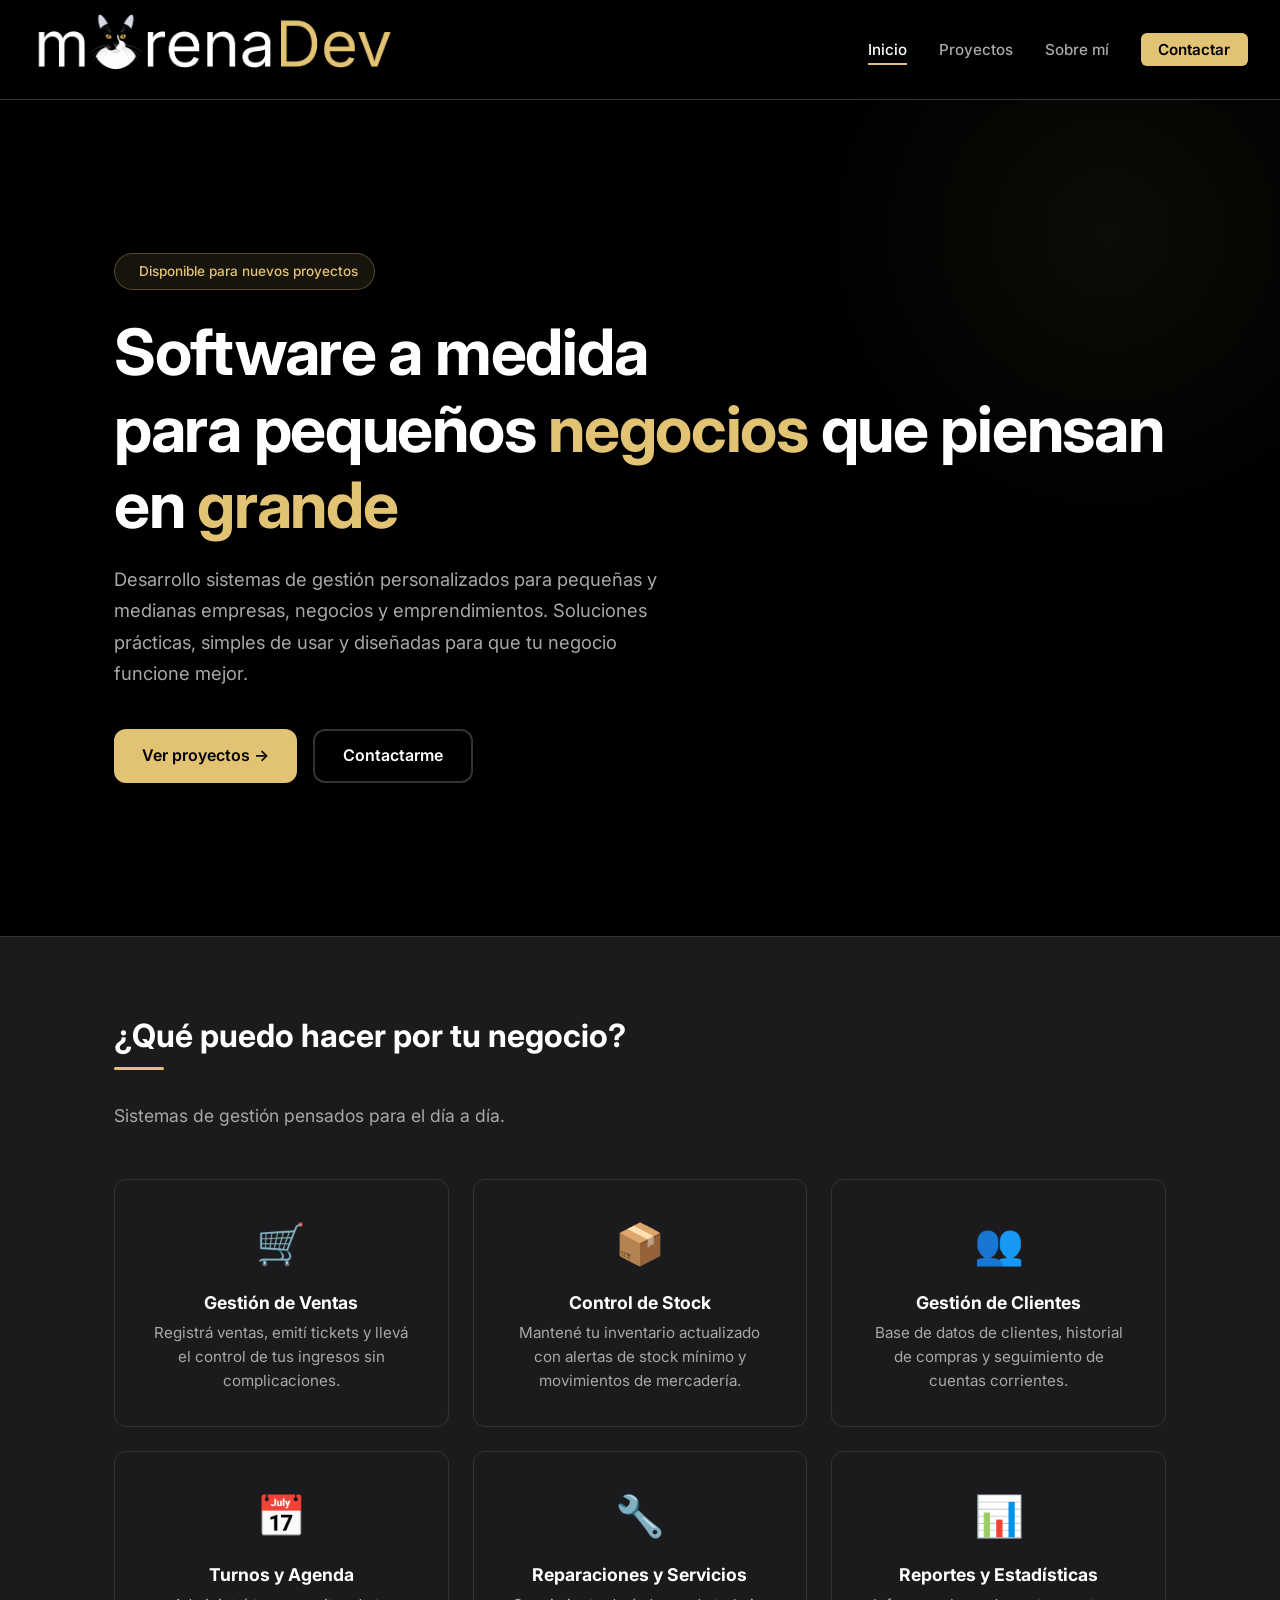
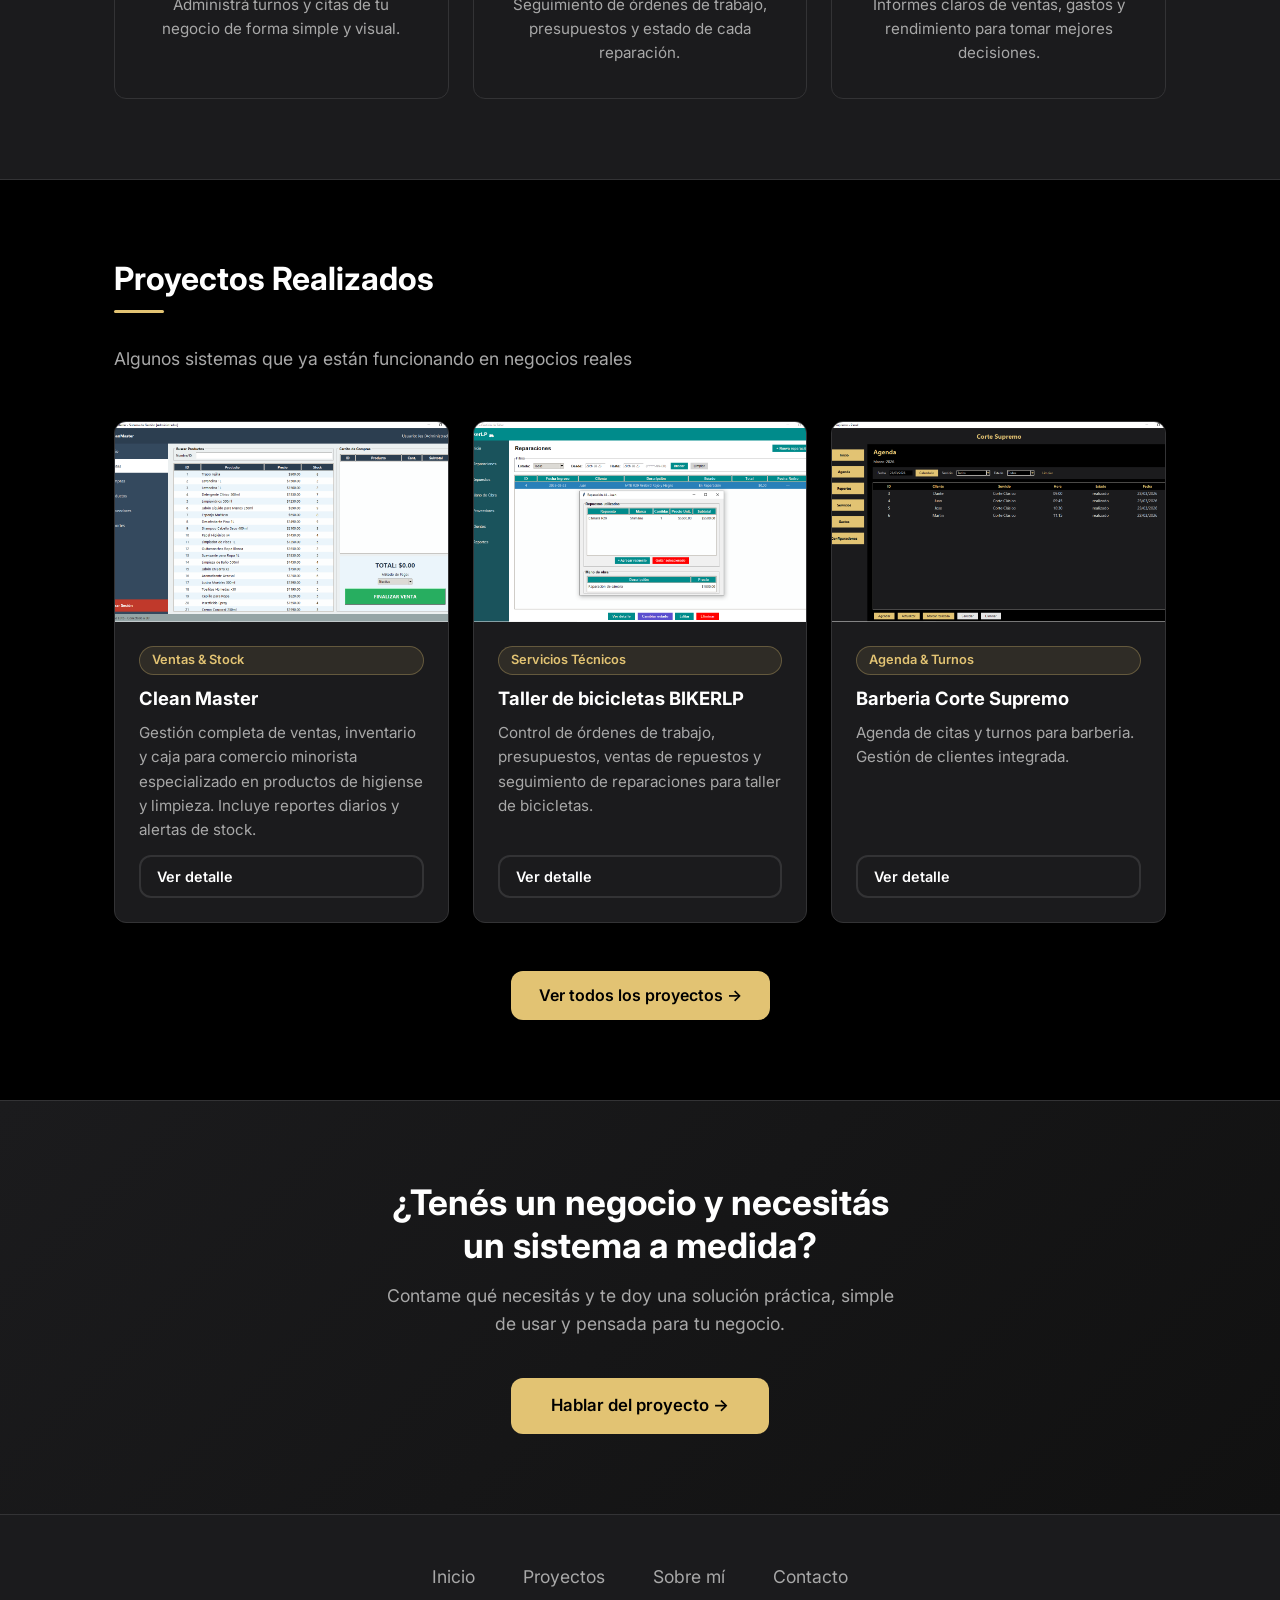
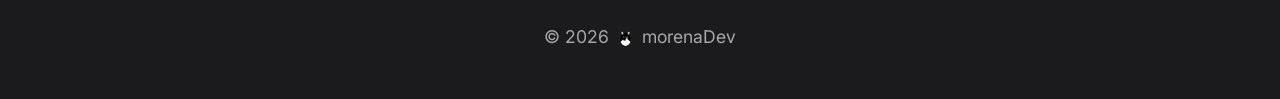
<file: index.html>
<!DOCTYPE html>
<html lang="es">

<head>
  <meta charset="UTF-8" />
  <meta name="viewport" content="width=device-width, initial-scale=1.0" />
  <title>morenaDev | Inicio</title>
  <meta name="description"
    content="Soluciones de software a medida para pequeños negocios. Sistemas de gestión de ventas, stock, clientes, turnos y más. Desarrollados con Python." />
  <link rel="stylesheet" href="css/styles.css" />
  <link rel="icon" type="image/png" href="images/icons/icono.png?v=2" />
</head>

<body>

  <!-- ===== NAVBAR ===== -->
  <nav class="navbar">
    <a href="index.html" class="navbar-brand">
      <img src="images/logo/logov2.png" alt="Logo" style="height: 90px; width: auto;" />
    </a>
    <ul class="navbar-links">
      <li><a href="index.html">Inicio</a></li>
      <li><a href="proyectos.html">Proyectos</a></li>
      <li><a href="sobre-mi.html">Sobre mí</a></li>
      <li><a href="contacto.html" class="navbar-cta">Contactar</a></li>
    </ul>
    <button class="hamburger" id="hamburger" aria-label="Abrir menú">
      <span></span><span></span><span></span>
    </button>
  </nav>

  <!-- Menú mobile -->
  <ul class="mobile-menu" id="mobile-menu">
    <li><a href="index.html">Inicio</a></li>
    <li><a href="proyectos.html">Proyectos</a></li>
    <li><a href="sobre-mi.html">Sobre mí</a></li>
    <li><a href="contacto.html">Contactar</a></li>
  </ul>

  <main>

    <!-- ===== HERO ===== -->
    <section class="hero">
      <div class="container">
        <div class="hero-badge">
          <span></span> Disponible para nuevos proyectos
        </div>
        <h1>Software a medida<br />para pequeños <span class="accent">negocios</span> que piensan en <span
            class="accent">grande</span></h1>
        <p>
          Desarrollo sistemas de gestión personalizados para pequeñas y medianas empresas, negocios y emprendimientos.
          Soluciones prácticas, simples de usar y diseñadas para que tu negocio funcione mejor.
        </p>
        <div class="hero-buttons">
          <a href="proyectos.html" class="btn btn-primary">Ver proyectos →</a>
          <a href="contacto.html" class="btn btn-outline">Contactarme</a>
        </div>
      </div>
    </section>

    <!-- ===== SERVICIOS ===== -->
    <section class="section"
      style="background: var(--color-bg-card); border-top: 1px solid var(--color-border); border-bottom: 1px solid var(--color-border);">
      <div class="container">
        <h2 class="section-title">¿Qué puedo hacer por tu negocio?</h2>
        <div class="divider"></div>
        <p class="section-subtitle">Sistemas de gestión pensados para el día a día.</p>
        <div class="grid-3">

          <div class="service-card">
            <span class="service-icon">🛒</span>
            <h3>Gestión de Ventas</h3>
            <p>Registrá ventas, emití tickets y llevá el control de tus ingresos sin complicaciones.</p>
          </div>

          <div class="service-card">
            <span class="service-icon">📦</span>
            <h3>Control de Stock</h3>
            <p>Mantené tu inventario actualizado con alertas de stock mínimo y movimientos de mercadería.</p>
          </div>

          <div class="service-card">
            <span class="service-icon">👥</span>
            <h3>Gestión de Clientes</h3>
            <p>Base de datos de clientes, historial de compras y seguimiento de cuentas corrientes.</p>
          </div>

          <div class="service-card">
            <span class="service-icon">📅</span>
            <h3>Turnos y Agenda</h3>
            <p>Administrá turnos y citas de tu negocio de forma simple y visual.</p>
          </div>

          <div class="service-card">
            <span class="service-icon">🔧</span>
            <h3>Reparaciones y Servicios</h3>
            <p>Seguimiento de órdenes de trabajo, presupuestos y estado de cada reparación.</p>
          </div>

          <div class="service-card">
            <span class="service-icon">📊</span>
            <h3>Reportes y Estadísticas</h3>
            <p>Informes claros de ventas, gastos y rendimiento para tomar mejores decisiones.</p>
          </div>

        </div>
      </div>
    </section>

    <!-- ===== PROYECTOS DESTACADOS ===== -->
    <section class="section">
      <div class="container">
        <h2 class="section-title">Proyectos Realizados</h2>
        <div class="divider"></div>
        <p class="section-subtitle">Algunos sistemas que ya están funcionando en negocios reales</p>

        <div class="grid-3">

          <div class="project-card">
            <img src="images/proyectos/cleanmaster%20cap.png" alt="Clean Master" />
            <div class="project-card-body">
              <span class="project-card-tag">Ventas & Stock</span>
              <h3 class="project-card-title">Clean Master</h3>
              <p class="project-card-desc">Gestión completa de ventas, inventario y caja para comercio minorista
                especializado en productos de higiense y limpieza. Incluye reportes diarios y alertas de stock.</p>
              <a href="proyectos.html" class="btn btn-outline"
                style="margin-top: auto; padding: 0.5rem 1rem; font-size: 0.9rem;">Ver detalle</a>
            </div>
          </div>

          <div class="project-card">
            <img src="images/proyectos/biker%20lp%20cap.png" alt="Taller de bicicletas BikerLP" />
            <div class="project-card-body">
              <span class="project-card-tag">Servicios Técnicos</span>
              <h3 class="project-card-title">Taller de bicicletas BIKERLP</h3>
              <p class="project-card-desc">Control de órdenes de trabajo, presupuestos, ventas de repuestos y
                seguimiento de reparaciones para taller de bicicletas.</p>
              <a href="proyectos.html" class="btn btn-outline"
                style="margin-top: auto; padding: 0.5rem 1rem; font-size: 0.9rem;">Ver detalle</a>
            </div>
          </div>

          <div class="project-card">
            <img src="images/proyectos/corte%20supremo%20cap.png" alt="Barberia Corte Supremo" />
            <div class="project-card-body">
              <span class="project-card-tag">Agenda & Turnos</span>
              <h3 class="project-card-title">Barberia Corte Supremo</h3>
              <p class="project-card-desc">Agenda de citas y turnos para barberia. Gestión de clientes integrada.</p>
              <a href="proyectos.html" class="btn btn-outline"
                style="margin-top: auto; padding: 0.5rem 1rem; font-size: 0.9rem;">Ver detalle</a>
            </div>
          </div>

        </div>

        <div style="text-align: center; margin-top: 3rem;">
          <a href="proyectos.html" class="btn btn-primary">Ver todos los proyectos →</a>
        </div>
      </div>
    </section>

    <!-- ===== CTA FINAL ===== -->
    <section class="section"
      style="background: linear-gradient(135deg, #1b1b1d 0%, #111111 100%); border-top: 1px solid var(--color-border);">
      <div class="container" style="text-align: center;">
        <h2 class="section-title" style="font-size: 2.2rem;">¿Tenés un negocio y necesitás<br />un sistema a medida?
        </h2>
        <p style="color: var(--color-muted); font-size: 1.1rem; max-width: 520px; margin: 1rem auto 2.5rem;">
          Contame qué necesitás y te doy una solución práctica, simple de usar y pensada para tu negocio.
        </p>
        <a href="contacto.html" class="btn btn-primary" style="font-size: 1.05rem; padding: 0.9rem 2.5rem;">Hablar del
          proyecto →</a>
      </div>
    </section>

  </main>

  <!-- ===== FOOTER ===== -->
  <footer>
    <div class="container">
      <ul class="footer-links">
        <li><a href="index.html">Inicio</a></li>
        <li><a href="proyectos.html">Proyectos</a></li>
        <li><a href="sobre-mi.html">Sobre mí</a></li>
        <li><a href="contacto.html">Contacto</a></li>
      </ul>
      <p>&copy; <span id="current-year"></span> <img src="images/icons/icono2.png" alt=""
          style="height: 1.2rem; vertical-align: middle; margin: 0 4px;" /> morenaDev</p>
    </div>
  </footer>

  <script src="js/main.js"></script>
</body>

</html>
</file>
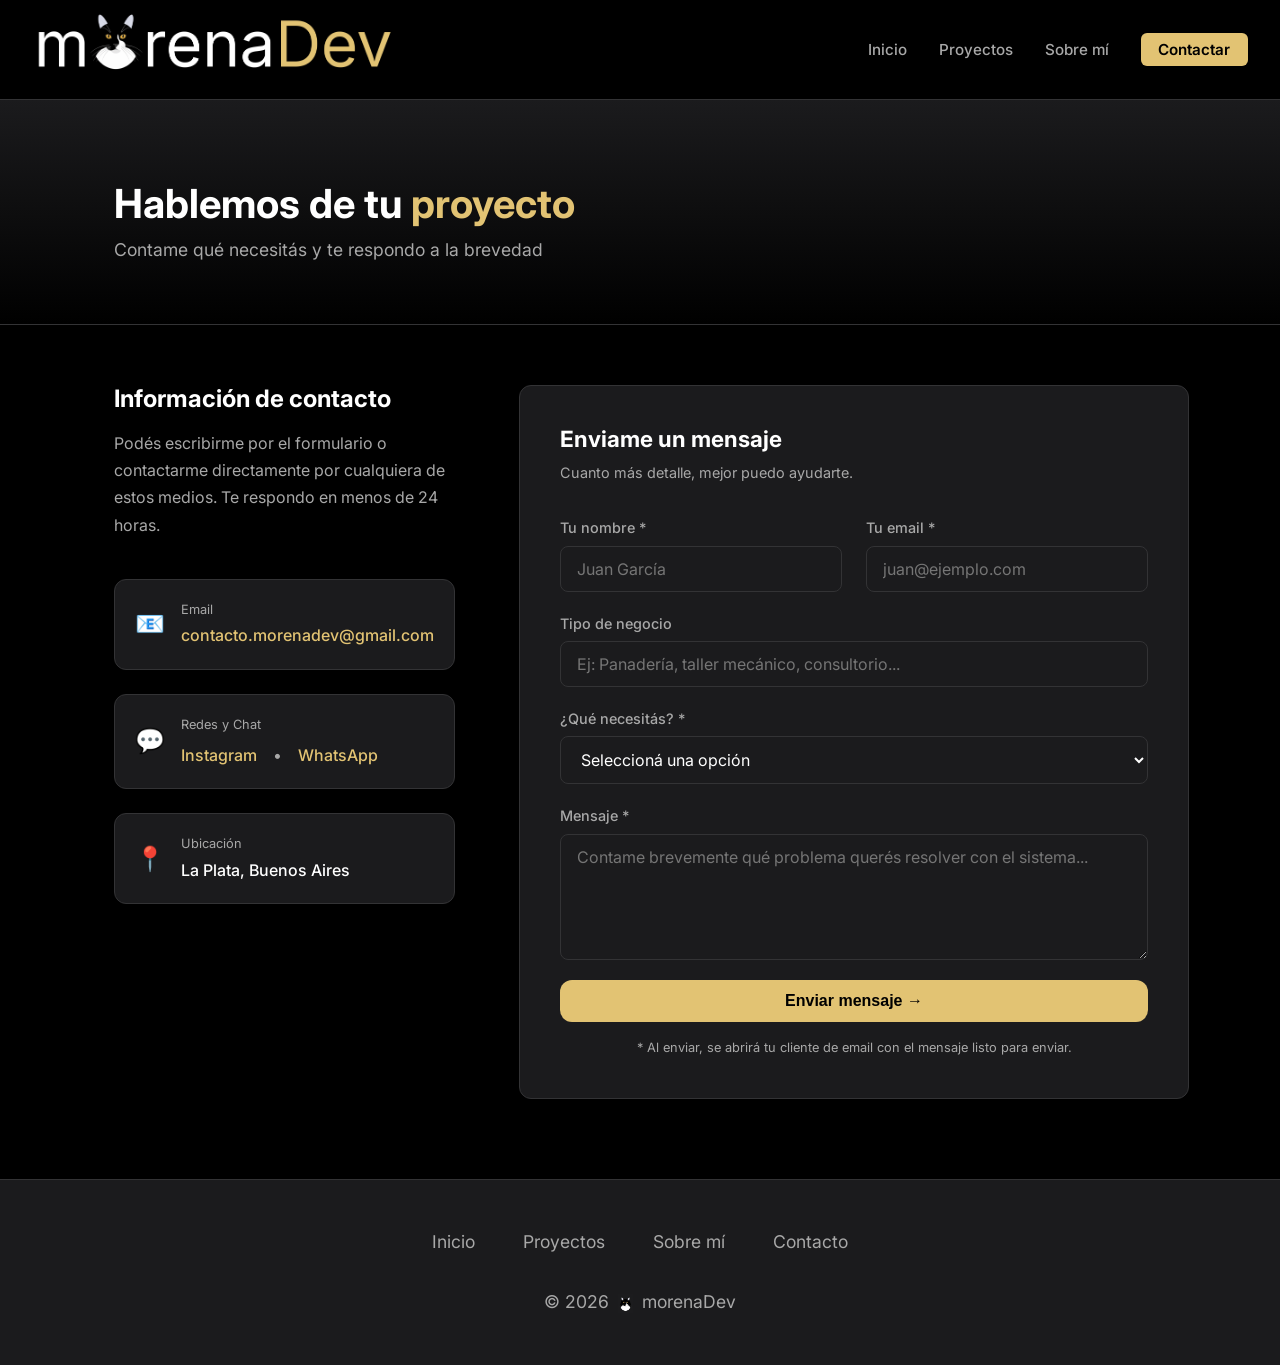
<file: contacto.html>
<!DOCTYPE html>
<html lang="es">
<head>
  <meta charset="UTF-8" />
  <meta name="viewport" content="width=device-width, initial-scale=1.0" />
  <title>morenaDev | Contacto</title>
  <meta name="description" content="Contactá al desarrollador para hablar de tu proyecto. Formulario de contacto, email y WhatsApp disponibles." />
  <link rel="stylesheet" href="css/styles.css" />
  <link rel="icon" type="image/png" href="images/icons/icono.png?v=2" />
</head>
<body>

  <!-- ===== NAVBAR ===== -->
  <nav class="navbar">
    <a href="index.html" class="navbar-brand">
    <img src="images/logo/logov2.png" alt="Logo" style="height: 90px; width: auto;" />
  </a>
    <ul class="navbar-links">
      <li><a href="index.html">Inicio</a></li>
      <li><a href="proyectos.html">Proyectos</a></li>
      <li><a href="sobre-mi.html">Sobre mí</a></li>
      <li><a href="contacto.html" class="navbar-cta">Contactar</a></li>
    </ul>
    <button class="hamburger" id="hamburger" aria-label="Abrir menú">
      <span></span><span></span><span></span>
    </button>
  </nav>

  <ul class="mobile-menu" id="mobile-menu">
    <li><a href="index.html">Inicio</a></li>
    <li><a href="proyectos.html">Proyectos</a></li>
    <li><a href="sobre-mi.html">Sobre mí</a></li>
    <li><a href="contacto.html">Contactar</a></li>
  </ul>

  <main>

    <!-- ===== PAGE HEADER ===== -->
    <div class="page-header">
      <div class="container">
        <h1>Hablemos de tu <span class="accent">proyecto</span></h1>
        <p>Contame qué necesitás y te respondo a la brevedad</p>
      </div>
    </div>

    <!-- ===== CONTACTO ===== -->
    <section class="section" style="padding-top: 0;">
      <div class="container">
        <div style="display: grid; grid-template-columns: 1fr 1.6fr; gap: 4rem; align-items: start;">

          <!-- Info de contacto -->
          <div>
            <h2 style="font-size: 1.5rem; margin-bottom: 1rem;">Información de contacto</h2>
            <p style="color: var(--color-muted); margin-bottom: 2.5rem; line-height: 1.7;">
              Podés escribirme por el formulario o contactarme directamente por cualquiera de estos medios. Te respondo en menos de 24 horas.
            </p>

            <!-- Email -->
            <div style="display: flex; align-items: center; gap: 1rem; margin-bottom: 1.5rem; padding: 1.25rem; background: var(--color-bg-card); border: 1px solid var(--color-border); border-radius: var(--radius);">
              <div style="font-size: 1.5rem;">📧</div>
              <div>
                <p style="font-size: 0.8rem; color: var(--color-muted); margin-bottom: 0.2rem;">Email</p>
                <!-- REEMPLAZAR con tu email real -->
                <a href="mailto:contacto.morenadev@gmail.com" style="color: var(--color-accent); font-weight: 500;">contacto.morenadev@gmail.com</a>
              </div>
            </div>

            <!-- WhatsApp -->
            <div style="display: flex; align-items: center; gap: 1rem; margin-bottom: 1.5rem; padding: 1.25rem; background: var(--color-bg-card); border: 1px solid var(--color-border); border-radius: var(--radius);">
              <div style="font-size: 1.5rem;">💬</div>
              <div style="display: flex; flex-direction: column; gap: 0.25rem;">
                <p style="font-size: 0.8rem; color: var(--color-muted); margin-bottom: 0.2rem;">Redes y Chat</p>
                <div style="display: flex; gap: 1rem;">
                  <a href="https://www.instagram.com/morenadev.ar/" target="_blank" rel="noopener" style="color: var(--color-accent); font-weight: 500;">Instagram</a>
                  <span style="color: var(--color-muted);">•</span>
                  <a href="https://wa.me/5492215926474" target="_blank" rel="noopener" style="color: var(--color-accent); font-weight: 500;">WhatsApp</a>
                </div>
              </div>
              
            </div>

            <!-- Ubicación -->
            <div style="display: flex; align-items: center; gap: 1rem; padding: 1.25rem; background: var(--color-bg-card); border: 1px solid var(--color-border); border-radius: var(--radius);">
              <div style="font-size: 1.5rem;">📍</div>
              <div>
                <p style="font-size: 0.8rem; color: var(--color-muted); margin-bottom: 0.2rem;">Ubicación</p>
                <p style="color: var(--color-text); font-weight: 500;">La Plata, Buenos Aires</p>
              </div>
            </div>
          </div>

          <!-- Formulario -->
          <div style="background: var(--color-bg-card); border: 1px solid var(--color-border); border-radius: var(--radius); padding: 2.5rem;">
            <h2 style="font-size: 1.4rem; margin-bottom: 0.5rem;">Enviame un mensaje</h2>
            <p style="color: var(--color-muted); font-size: 0.9rem; margin-bottom: 2rem;">Cuanto más detalle, mejor puedo ayudarte.</p>

            <!-- NOTA: El formulario usa mailto: (abre el cliente de email del usuario) -->
            <!-- En una versión futura se puede conectar a un backend Flask -->
            <form id="contact-form" action="" method="POST">

              <div class="grid-2">
                <div class="form-group">
                  <label for="nombre">Tu nombre *</label>
                  <input type="text" id="nombre" name="nombre" placeholder="Juan García" required />
                </div>
                <div class="form-group">
                  <label for="email">Tu email *</label>
                  <input type="email" id="email" name="email" placeholder="juan@ejemplo.com" required />
                </div>
              </div>

              <div class="form-group">
                <label for="negocio">Tipo de negocio</label>
                <input type="text" id="negocio" name="negocio" placeholder="Ej: Panadería, taller mecánico, consultorio..." />
              </div>

              <div class="form-group">
                <label for="asunto">¿Qué necesitás? *</label>
                <select id="asunto" name="asunto" required>
                  <option value="" disabled selected>Seleccioná una opción</option>
                  <option value="Sistema de ventas/caja">Sistema de ventas / caja</option>
                  <option value="Control de stock">Control de stock</option>
                  <option value="Gestión de clientes">Gestión de clientes</option>
                  <option value="Sistema de turnos">Sistema de turnos</option>
                  <option value="Sistema de reparaciones">Sistema de reparaciones</option>
                  <option value="Otro">Otro</option>
                </select>
              </div>

              <div class="form-group">
                <label for="mensaje">Mensaje *</label>
                <textarea id="mensaje" name="mensaje" rows="5" placeholder="Contame brevemente qué problema querés resolver con el sistema..." required></textarea>
              </div>

              <button type="submit" class="btn btn-primary" style="width: 100%; justify-content: center;">
                Enviar mensaje →
              </button>

            </form>

            <p style="color: var(--color-muted); font-size: 0.8rem; text-align: center; margin-top: 1rem;">
              * Al enviar, se abrirá tu cliente de email con el mensaje listo para enviar.
            </p>
          </div>

        </div>
      </div>
    </section>

  </main>

  <footer>
    <div class="container">
      <ul class="footer-links">
        <li><a href="index.html">Inicio</a></li>
        <li><a href="proyectos.html">Proyectos</a></li>
        <li><a href="sobre-mi.html">Sobre mí</a></li>
        <li><a href="contacto.html">Contacto</a></li>
      </ul>
      <p>&copy; <span id="current-year"></span> <img src="images/icons/icono2.png" alt="" style="height: 1.2rem; vertical-align: middle; margin: 0 4px;" /> morenaDev</p>
    </div>
  </footer>

  <script src="js/main.js"></script>

  <script>
    // Formulario con mailto (sin backend)
    const form = document.getElementById('contact-form');
    form.addEventListener('submit', function(e) {
      e.preventDefault();
      const nombre  = document.getElementById('nombre').value;
      const email   = document.getElementById('email').value;
      const negocio = document.getElementById('negocio').value;
      const asunto  = document.getElementById('asunto').value;
      const mensaje = document.getElementById('mensaje').value;

      const subject = encodeURIComponent(`Consulta web: ${asunto}`);
      const body = encodeURIComponent(
        `Hola, soy ${nombre}.\n\n` +
        `Email: ${email}\n` +
        `Negocio: ${negocio || 'No especificado'}\n` +
        `Necesidad: ${asunto}\n\n` +
        `Mensaje:\n${mensaje}`
      );

      window.location.href = `mailto:contacto.morenadev@gmail.com?subject=${subject}&body=${body}`;
    });
  </script>

  <style>
    @media (max-width: 768px) {
      div[style*="grid-template-columns: 1fr 1.6fr"] {
        grid-template-columns: 1fr !important;
        gap: 2rem !important;
      }
    }
  </style>

</body>
</html>
</file>
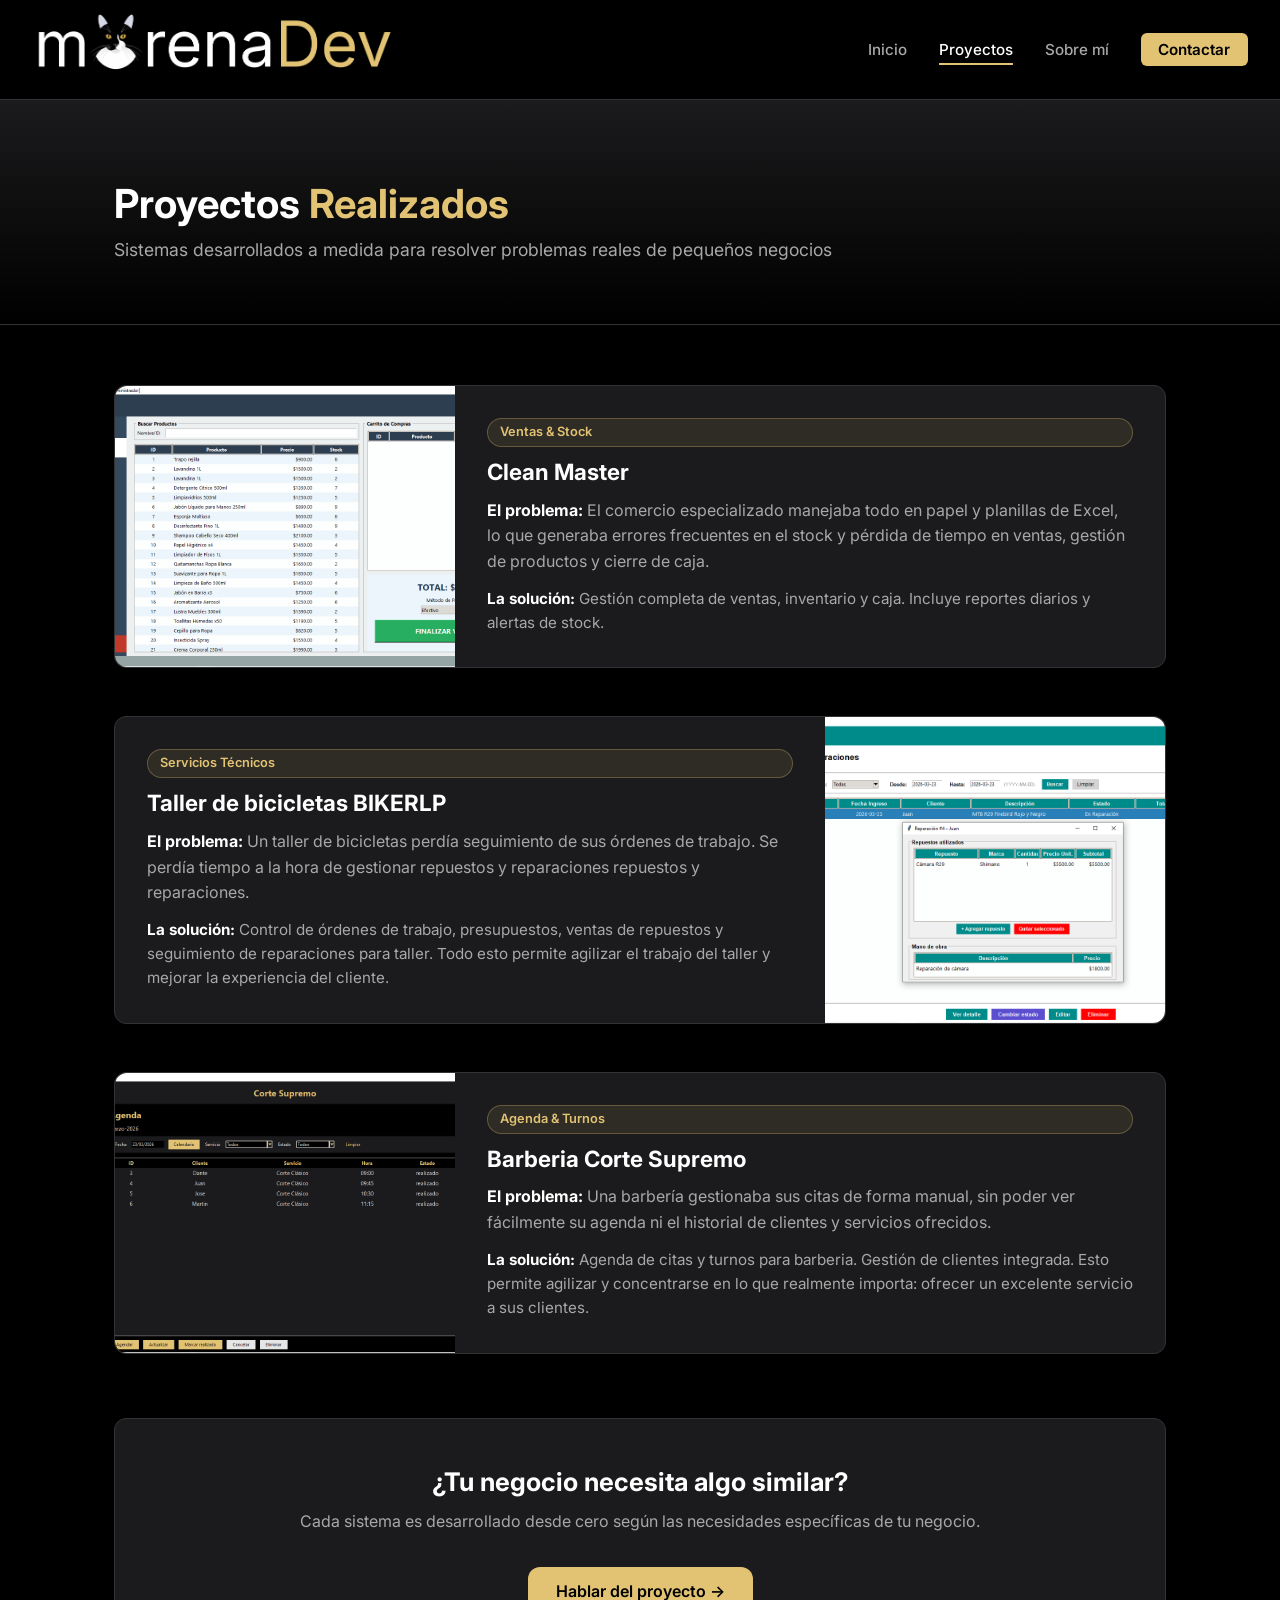
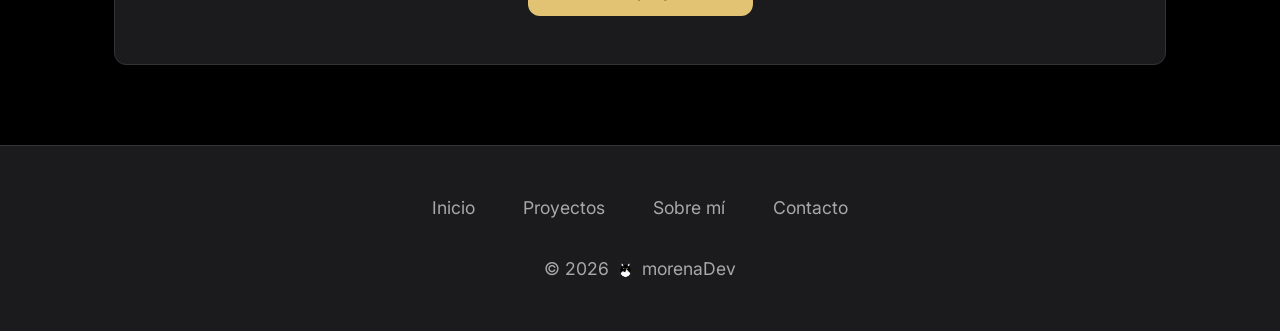
<file: proyectos.html>
<!DOCTYPE html>
<html lang="es">

<head>
  <meta charset="UTF-8" />
  <meta name="viewport" content="width=device-width, initial-scale=1.0" />
  <title>morenaDev | Proyectos</title>
  <meta name="description"
    content="Sistemas de gestión desarrollados a medida para pequeños negocios. Conocé cada proyecto, el problema que resolvió y los beneficios para el negocio." />
  <link rel="stylesheet" href="css/styles.css" />
  <link rel="icon" type="image/png" href="images/icons/icono.png?v=2" />
</head>

<body>

  <!-- ===== NAVBAR ===== -->
  <nav class="navbar">
    <a href="index.html" class="navbar-brand">
      <img src="images/logo/logov2.png" alt="Logo" style="height: 90px; width: auto;" />
    </a>
    <ul class="navbar-links">
      <li><a href="index.html">Inicio</a></li>
      <li><a href="proyectos.html">Proyectos</a></li>
      <li><a href="sobre-mi.html">Sobre mí</a></li>
      <li><a href="contacto.html" class="navbar-cta">Contactar</a></li>
    </ul>
    <button class="hamburger" id="hamburger" aria-label="Abrir menú">
      <span></span><span></span><span></span>
    </button>
  </nav>

  <ul class="mobile-menu" id="mobile-menu">
    <li><a href="index.html">Inicio</a></li>
    <li><a href="proyectos.html">Proyectos</a></li>
    <li><a href="sobre-mi.html">Sobre mí</a></li>
    <li><a href="contacto.html">Contactar</a></li>
  </ul>

  <main>

    <!-- ===== PAGE HEADER ===== -->
    <div class="page-header">
      <div class="container">
        <h1>Proyectos <span class="accent">Realizados</span></h1>
        <p>Sistemas desarrollados a medida para resolver problemas reales de pequeños negocios</p>
      </div>
    </div>

    <!-- ===== PROYECTOS GRID ===== -->
    <section class="section" style="padding-top: 0;">
      <div class="container">
        <div style="display: grid; gap: 3rem;">

          <!-- Proyecto 1 -->
          <article class="project-card" style="flex-direction: row; max-height: 340px; overflow: visible;">
            <div style="width: 340px; flex-shrink: 0;">
              <img src="images/proyectos/cleanmaster%20cap.png" alt="Clean Master"
                style="height: 100%; min-height: 260px; border-radius: var(--radius) 0 0 var(--radius); object-fit: cover;" />
            </div>
            <div class="project-card-body" style="padding: 2rem;">
              <span class="project-card-tag">Ventas & Stock</span>
              <h2 class="project-card-title" style="font-size: 1.4rem;">Clean Master</h2>
              <p class="project-card-desc" style="font-size: 1rem;">
                <strong style="color: var(--color-text);">El problema:</strong> El comercio especializado manejaba todo
                en papel y planillas de Excel, lo que generaba errores frecuentes en el stock y pérdida de tiempo en
                ventas, gestión de productos y cierre de caja.
              </p>
              <p class="project-card-desc" style="font-size: 0.95rem;">
                <strong style="color: var(--color-text);">La solución:</strong> Gestión completa de ventas, inventario y
                caja. Incluye reportes diarios y alertas de stock.
              </p>
            </div>
          </article>

          <!-- Proyecto 2 -->
          <article class="project-card" style="flex-direction: row-reverse; max-height: 340px; overflow: visible;">
            <div style="width: 340px; flex-shrink: 0;">
              <img src="images/proyectos/biker%20lp%20cap.png" alt="Taller de bicicletas BikerLP"
                style="height: 100%; min-height: 260px; border-radius: 0 var(--radius) var(--radius) 0; object-fit: cover;" />
            </div>
            <div class="project-card-body" style="padding: 2rem;">
              <span class="project-card-tag">Servicios Técnicos</span>
              <h2 class="project-card-title" style="font-size: 1.4rem;">Taller de bicicletas BIKERLP</h2>
              <p class="project-card-desc" style="font-size: 1rem;">
                <strong style="color: var(--color-text);">El problema:</strong> Un taller de bicicletas perdía
                seguimiento de sus órdenes de trabajo. Se perdía tiempo a la hora de gestionar repuestos y reparaciones
                repuestos y reparaciones.
              </p>
              <p class="project-card-desc" style="font-size: 0.95rem;">
                <strong style="color: var(--color-text);">La solución:</strong> Control de órdenes de trabajo,
                presupuestos, ventas de repuestos y seguimiento de reparaciones para taller. Todo esto permite agilizar
                el trabajo del taller y mejorar la experiencia del cliente.
              </p>
            </div>
          </article>

          <!-- Proyecto 3 -->
          <article class="project-card" style="flex-direction: row; max-height: 340px; overflow: visible;">
            <div style="width: 340px; flex-shrink: 0;">
              <img src="images/proyectos/corte%20supremo%20cap.png" alt="Barberia Corte Supremo"
                style="height: 100%; min-height: 260px; border-radius: var(--radius) 0 0 var(--radius); object-fit: cover;" />
            </div>
            <div class="project-card-body" style="padding: 2rem;">
              <span class="project-card-tag">Agenda & Turnos</span>
              <h2 class="project-card-title" style="font-size: 1.4rem;">Barberia Corte Supremo</h2>
              <p class="project-card-desc" style="font-size: 1rem;">
                <strong style="color: var(--color-text);">El problema:</strong> Una barbería gestionaba sus citas de
                forma manual, sin poder ver fácilmente su agenda ni el historial de clientes y servicios ofrecidos.
              </p>
              <p class="project-card-desc" style="font-size: 0.95rem;">
                <strong style="color: var(--color-text);">La solución:</strong> Agenda de citas y turnos para barberia.
                Gestión de clientes integrada. Esto permite agilizar y concentrarse en lo que realmente importa: ofrecer
                un excelente servicio a sus clientes.
              </p>
            </div>
          </article>

        </div>

        <!-- CTA -->
        <div
          style="text-align: center; margin-top: 4rem; padding: 3rem; background: var(--color-bg-card); border-radius: var(--radius); border: 1px solid var(--color-border);">
          <h2 style="font-size: 1.6rem; margin-bottom: 0.75rem;">¿Tu negocio necesita algo similar?</h2>
          <p style="color: var(--color-muted); margin-bottom: 2rem;">Cada sistema es desarrollado desde cero según las
            necesidades específicas de tu negocio.</p>
          <a href="contacto.html" class="btn btn-primary">Hablar del proyecto →</a>
        </div>

      </div>
    </section>

  </main>

  <footer>
    <div class="container">
      <ul class="footer-links">
        <li><a href="index.html">Inicio</a></li>
        <li><a href="proyectos.html">Proyectos</a></li>
        <li><a href="sobre-mi.html">Sobre mí</a></li>
        <li><a href="contacto.html">Contacto</a></li>
      </ul>
      <p>&copy; <span id="current-year"></span> <img src="images/icons/icono2.png" alt=""
          style="height: 1.2rem; vertical-align: middle; margin: 0 4px;" /> morenaDev</p>
    </div>
  </footer>

  <script src="js/main.js"></script>

  <!-- Responsive para cards horizontales en mobile -->
  <style>
    @media (max-width: 768px) {
      article.project-card {
        flex-direction: column !important;
        max-height: none !important;
      }

      article.project-card>div:first-child,
      article.project-card>div:last-child {
        width: 100% !important;
      }

      .project-card-img-placeholder {
        border-radius: var(--radius) var(--radius) 0 0 !important;
      }
    }
  </style>

</body>

</html>
</file>
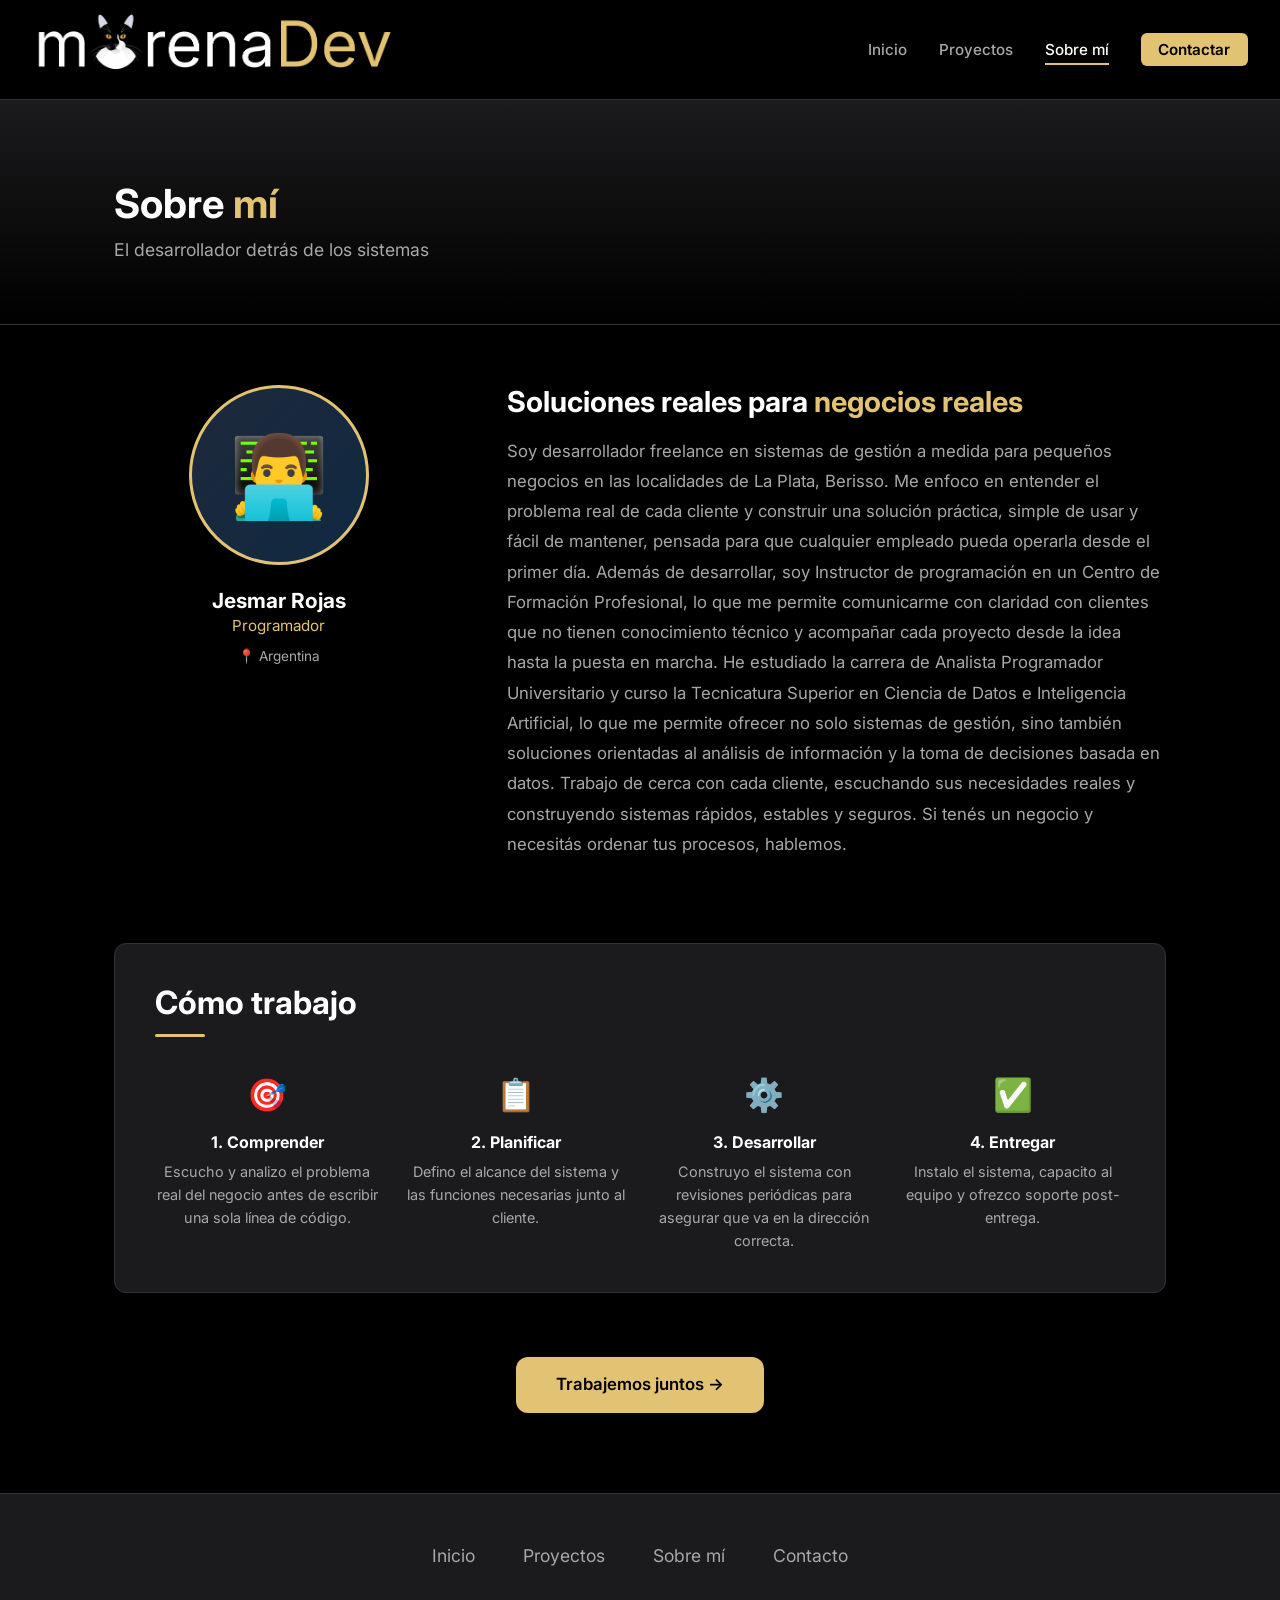
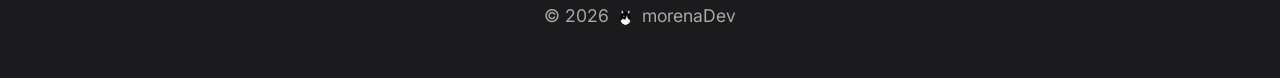
<file: sobre-mi.html>
<!DOCTYPE html>
<html lang="es">
<head>
  <meta charset="UTF-8" />
  <meta name="viewport" content="width=device-width, initial-scale=1.0" />
  <title>morenaDev | Sobre mí</title>
  <meta name="description" content="Conocé al desarrollador detrás de los sistemas. Experiencia en Python, SQLite y Tkinter para pequeños y medianos negocios." />
  <link rel="stylesheet" href="css/styles.css" />
  <link rel="icon" type="image/png" href="images/icons/icono.png?v=2" />
</head>
<body>

  <!-- ===== NAVBAR ===== -->
  <nav class="navbar">
    <a href="index.html" class="navbar-brand">
    <img src="images/logo/logov2.png" alt="Logo" style="height: 90px; width: auto;" />
  </a>
    <ul class="navbar-links">
      <li><a href="index.html">Inicio</a></li>
      <li><a href="proyectos.html">Proyectos</a></li>
      <li><a href="sobre-mi.html">Sobre mí</a></li>
      <li><a href="contacto.html" class="navbar-cta">Contactar</a></li>
    </ul>
    <button class="hamburger" id="hamburger" aria-label="Abrir menú">
      <span></span><span></span><span></span>
    </button>
  </nav>

  <ul class="mobile-menu" id="mobile-menu">
    <li><a href="index.html">Inicio</a></li>
    <li><a href="proyectos.html">Proyectos</a></li>
    <li><a href="sobre-mi.html">Sobre mí</a></li>
    <li><a href="contacto.html">Contactar</a></li>
  </ul>

  <main>

    <!-- ===== PAGE HEADER ===== -->
    <div class="page-header">
      <div class="container">
        <h1>Sobre <span class="accent">mí</span></h1>
        <p>El desarrollador detrás de los sistemas</p>
      </div>
    </div>

    <!-- ===== CONTENIDO PRINCIPAL ===== -->
    <section class="section" style="padding-top: 0;">
      <div class="container">

        <!-- Intro / Bio -->
        <div style="display: grid; grid-template-columns: 1fr 2fr; gap: 4rem; align-items: start; margin-bottom: 4rem;">

          <!-- Avatar -->
          <div style="text-align: center;">
            <div style="width: 180px; height: 180px; border-radius: 50%; background: linear-gradient(135deg, #1e293b, #0f2942); border: 3px solid var(--color-accent); display: flex; align-items: center; justify-content: center; font-size: 5rem; margin: 0 auto 1.5rem;">
              👨‍💻
            </div>
            <h2 style="font-size: 1.3rem;">Jesmar Rojas</h2>
            <p style="color: var(--color-accent); font-size: 0.95rem; margin-bottom: 0.5rem;">Programador</p>
            <p style="color: var(--color-muted); font-size: 0.85rem;">📍 Argentina</p>
          </div>

          <!-- Bio -->
          <div>
            <h2 style="font-size: 1.8rem; margin-bottom: 1rem;">
              Soluciones reales para <span class="accent">negocios reales</span>
            </h2>
            <p style="color: var(--color-muted); margin-bottom: 1.25rem; font-size: 1.05rem; line-height: 1.8;">
              Soy desarrollador freelance en sistemas de gestión a medida para pequeños 
              negocios en las localidades de La Plata, Berisso. Me enfoco en entender el problema real de cada cliente y construir una solución práctica, simple de usar y fácil de mantener, pensada para que cualquier empleado pueda operarla desde el primer día.
              Además de desarrollar, soy Instructor de programación en un Centro de Formación Profesional, lo que me permite comunicarme con claridad con clientes que no tienen conocimiento técnico y acompañar cada proyecto desde la idea hasta la puesta en marcha.
              He estudiado la carrera de Analista Programador Universitario y curso la Tecnicatura Superior en Ciencia de Datos e Inteligencia Artificial, lo que me permite ofrecer no solo sistemas de gestión, sino también soluciones orientadas al análisis de información y la toma de decisiones basada en datos.
              
              Trabajo de cerca con cada cliente, escuchando sus necesidades reales y construyendo sistemas rápidos, estables y seguros. Si tenés un negocio y necesitás ordenar tus procesos, hablemos.
            </p>
            <p style="color: var(--color-muted); margin-bottom: 1.25rem; font-size: 1.05rem; line-height: 1.8;">
              
            </p>
            <p style="color: var(--color-muted); font-size: 1.05rem; line-height: 1.8;">
              
            </p>
          </div>
        </div>



        <!-- Forma de trabajo -->
        <div style="background: var(--color-bg-card); border: 1px solid var(--color-border); border-radius: var(--radius); padding: 2.5rem; margin-bottom: 4rem;">
          <h2 class="section-title" style="margin-bottom: 0.5rem;">Cómo trabajo</h2>
          <div class="divider"></div>
          <div style="display: grid; grid-template-columns: repeat(4, 1fr); gap: 1.5rem; margin-top: 1.5rem;">

            <div style="text-align: center;">
              <div style="font-size: 2rem; margin-bottom: 0.75rem;">🎯</div>
              <h3 style="font-size: 1rem; margin-bottom: 0.5rem;">1. Comprender</h3>
              <p style="color: var(--color-muted); font-size: 0.9rem;">Escucho y analizo el problema real del negocio antes de escribir una sola línea de código.</p>
            </div>

            <div style="text-align: center;">
              <div style="font-size: 2rem; margin-bottom: 0.75rem;">📋</div>
              <h3 style="font-size: 1rem; margin-bottom: 0.5rem;">2. Planificar</h3>
              <p style="color: var(--color-muted); font-size: 0.9rem;">Defino el alcance del sistema y las funciones necesarias junto al cliente.</p>
            </div>

            <div style="text-align: center;">
              <div style="font-size: 2rem; margin-bottom: 0.75rem;">⚙️</div>
              <h3 style="font-size: 1rem; margin-bottom: 0.5rem;">3. Desarrollar</h3>
              <p style="color: var(--color-muted); font-size: 0.9rem;">Construyo el sistema con revisiones periódicas para asegurar que va en la dirección correcta.</p>
            </div>

            <div style="text-align: center;">
              <div style="font-size: 2rem; margin-bottom: 0.75rem;">✅</div>
              <h3 style="font-size: 1rem; margin-bottom: 0.5rem;">4. Entregar</h3>
              <p style="color: var(--color-muted); font-size: 0.9rem;">Instalo el sistema, capacito al equipo y ofrezco soporte post-entrega.</p>
            </div>

          </div>
        </div>

        <!-- CTA -->
        <div style="text-align: center;">
          <a href="contacto.html" class="btn btn-primary" style="font-size: 1.05rem; padding: 0.9rem 2.5rem;">Trabajemos juntos →</a>
        </div>

      </div>
    </section>

  </main>

  <footer>
    <div class="container">
      <ul class="footer-links">
        <li><a href="index.html">Inicio</a></li>
        <li><a href="proyectos.html">Proyectos</a></li>
        <li><a href="sobre-mi.html">Sobre mí</a></li>
        <li><a href="contacto.html">Contacto</a></li>
      </ul>
      <p>&copy; <span id="current-year"></span> <img src="images/icons/icono2.png" alt="" style="height: 1.2rem; vertical-align: middle; margin: 0 4px;" /> morenaDev</p>
    </div>
  </footer>

  <script src="js/main.js"></script>

  <style>
    @media (max-width: 768px) {
      div[style*="grid-template-columns: 1fr 2fr"] {
        grid-template-columns: 1fr !important;
        gap: 2rem !important;
      }
      div[style*="grid-template-columns: repeat(4, 1fr)"] {
        grid-template-columns: repeat(2, 1fr) !important;
      }
    }
    @media (max-width: 480px) {
      div[style*="grid-template-columns: repeat(4, 1fr)"],
      div[style*="grid-template-columns: repeat(3, 1fr)"] {
        grid-template-columns: 1fr !important;
      }
    }
  </style>

</body>
</html>
</file>
<file: css/styles.css>
/* ===================================
   SITIO WEB FREELANCER - Estilos Globales
   =================================== */

/* --- Importar Tipografía --- */
@import url('https://fonts.googleapis.com/css2?family=Inter:wght@300;400;500;600;700;800&display=swap');

/* --- Variables de Color y Diseño --- */
:root {
  --color-bg:         #000000;
  --color-bg-card:    #1b1b1d;
  --color-bg-hover:   #2a2a2d;
  --color-border:     #333335;
  --color-accent:     #e2c373;
  --color-accent-dark:#c9a84c;
  --color-text:       #ffffff;
  --color-muted:      #a8a8a8;
  --color-white:      #ffffff;
  --radius:           0.75rem;
  --shadow:           0 4px 24px rgba(0,0,0,0.6);
  --transition:       all 0.25s ease;
}

/* --- Reset y Base --- */
*, *::before, *::after {
  box-sizing: border-box;
  margin: 0;
  padding: 0;
}

html {
  scroll-behavior: smooth;
}

body {
  font-family: 'Inter', sans-serif;
  background-color: var(--color-bg);
  color: var(--color-text);
  line-height: 1.6;
  min-height: 100vh;
}

/* --- Scrollbar personalizada --- */
::-webkit-scrollbar { width: 8px; }
::-webkit-scrollbar-track { background: var(--color-bg); }
::-webkit-scrollbar-thumb { background: var(--color-border); border-radius: 4px; }
::-webkit-scrollbar-thumb:hover { background: var(--color-accent); }

/* --- Tipografía --- */
h1, h2, h3, h4 {
  font-weight: 700;
  line-height: 1.2;
  color: var(--color-white);
}

a {
  color: var(--color-accent);
  text-decoration: none;
  transition: var(--transition);
}

a:hover {
  color: var(--color-white);
}

/* --- Navbar --- */
.navbar {
  position: fixed;
  top: 0;
  left: 0;
  right: 0;
  z-index: 100;
  background: rgba(0, 0, 0, 0.85);
  backdrop-filter: blur(12px);
  border-bottom: 1px solid var(--color-border);
  padding: 0 2rem;
  height: 100px;
  display: flex;
  align-items: center;
  justify-content: space-between;
  transition: var(--transition);
}

.navbar-brand {
  font-size: 1.25rem;
  font-weight: 800;
  color: var(--color-white);
  display: flex;
  align-items: center;
  gap: 0.5rem;
}

.navbar-brand span {
  color: var(--color-accent);
}

.navbar-links {
  display: flex;
  align-items: center;
  gap: 2rem;
  list-style: none;
}

.navbar-links a {
  color: var(--color-muted);
  font-weight: 500;
  font-size: 0.95rem;
  padding: 0.25rem 0;
  border-bottom: 2px solid transparent;
  transition: var(--transition);
}

.navbar-links a:hover,
.navbar-links a.active {
  color: var(--color-white);
  border-bottom-color: var(--color-accent);
}

.navbar-cta {
  background: var(--color-accent);
  color: var(--color-bg) !important;
  padding: 0.45rem 1.1rem !important;
  border-radius: 6px;
  border-bottom: none !important;
  font-weight: 600 !important;
}

.navbar-cta:hover {
  background: var(--color-accent-dark);
  color: var(--color-white) !important;
}

/* Hamburger */
.hamburger {
  display: none;
  flex-direction: column;
  gap: 5px;
  cursor: pointer;
  padding: 4px;
}

.hamburger span {
  display: block;
  width: 24px;
  height: 2px;
  background: var(--color-text);
  border-radius: 2px;
  transition: var(--transition);
}

.hamburger.open span:nth-child(1) { transform: translateY(7px) rotate(45deg); }
.hamburger.open span:nth-child(2) { opacity: 0; }
.hamburger.open span:nth-child(3) { transform: translateY(-7px) rotate(-45deg); }

/* Mobile menu */
.mobile-menu {
  display: none;
  position: fixed;
  top: 100px;
  left: 0;
  right: 0;
  background: var(--color-bg-card);
  border-bottom: 1px solid var(--color-border);
  z-index: 99;
  flex-direction: column;
  padding: 1rem 2rem;
  gap: 1rem;
  list-style: none;
}

.mobile-menu.open {
  display: flex;
}

.mobile-menu a {
  color: var(--color-muted);
  font-weight: 500;
  font-size: 1rem;
  padding: 0.5rem 0;
  display: block;
}

.mobile-menu a:hover {
  color: var(--color-white);
}

/* --- Layout General --- */
main {
  padding-top: 100px;
}

.container {
  max-width: 1100px;
  margin: 0 auto;
  padding: 0 1.5rem;
}

.section {
  padding: 80px 0;
}

.section-title {
  font-size: 2rem;
  margin-bottom: 0.5rem;
}

.section-subtitle {
  color: var(--color-muted);
  font-size: 1.1rem;
  margin-bottom: 3rem;
}

.accent {
  color: var(--color-accent);
}

/* --- Botones --- */
.btn {
  display: inline-flex;
  align-items: center;
  gap: 0.5rem;
  padding: 0.75rem 1.75rem;
  border-radius: var(--radius);
  font-weight: 600;
  font-size: 1rem;
  cursor: pointer;
  transition: var(--transition);
  border: none;
  text-decoration: none;
}

.btn-primary {
  background: var(--color-accent);
  color: var(--color-bg);
}

.btn-primary:hover {
  background: var(--color-accent-dark);
  color: var(--color-white);
  transform: translateY(-2px);
  box-shadow: 0 8px 24px rgba(226, 195, 115, 0.3);
}

.btn-outline {
  background: transparent;
  color: var(--color-text);
  border: 2px solid var(--color-border);
}

.btn-outline:hover {
  border-color: var(--color-accent);
  color: var(--color-accent);
  transform: translateY(-2px);
}

/* --- Cards de Proyecto --- */
.project-card {
  background: var(--color-bg-card);
  border: 1px solid var(--color-border);
  border-radius: var(--radius);
  overflow: hidden;
  transition: var(--transition);
  display: flex;
  flex-direction: column;
}

.project-card:hover {
  border-color: var(--color-accent);
  transform: translateY(-4px);
  box-shadow: var(--shadow);
}

.project-card img {
  width: 100%;
  height: 200px;
  object-fit: cover;
  background: var(--color-bg);
}

.project-card-img-placeholder {
  width: 100%;
  height: 200px;
  background: linear-gradient(135deg, #1b1b1d 0%, #111111 100%);
  display: flex;
  align-items: center;
  justify-content: center;
  color: var(--color-muted);
  font-size: 3rem;
}

.project-card-body {
  padding: 1.5rem;
  flex: 1;
  display: flex;
  flex-direction: column;
  gap: 0.75rem;
}

.project-card-tag {
  display: inline-block;
  background: rgba(226, 195, 115, 0.1);
  color: var(--color-accent);
  padding: 0.2rem 0.75rem;
  border-radius: 99px;
  font-size: 0.8rem;
  font-weight: 600;
  border: 1px solid rgba(226, 195, 115, 0.3);
}

.project-card-title {
  font-size: 1.15rem;
  color: var(--color-white);
}

.project-card-desc {
  color: var(--color-muted);
  font-size: 0.95rem;
  flex: 1;
}

/* --- Cards de Servicio --- */
.service-card {
  background: var(--color-bg-card);
  border: 1px solid var(--color-border);
  border-radius: var(--radius);
  padding: 2rem;
  transition: var(--transition);
  text-align: center;
}

.service-card:hover {
  border-color: var(--color-accent);
  transform: translateY(-4px);
  box-shadow: var(--shadow);
}

.service-icon {
  font-size: 2.5rem;
  margin-bottom: 1rem;
  display: block;
}

.service-card h3 {
  font-size: 1.1rem;
  margin-bottom: 0.5rem;
}

.service-card p {
  color: var(--color-muted);
  font-size: 0.95rem;
}

/* --- Skills / Tags --- */
.skill-tag {
  display: inline-block;
  background: var(--color-bg-card);
  border: 1px solid var(--color-border);
  color: var(--color-text);
  padding: 0.35rem 0.9rem;
  border-radius: 6px;
  font-size: 0.9rem;
  font-weight: 500;
  transition: var(--transition);
}

.skill-tag:hover {
  border-color: var(--color-accent);
  color: var(--color-accent);
}

/* --- Formulario --- */
.form-group {
  display: flex;
  flex-direction: column;
  gap: 0.4rem;
  margin-bottom: 1.25rem;
}

.form-group label {
  font-size: 0.9rem;
  font-weight: 500;
  color: var(--color-muted);
}

.form-group input,
.form-group textarea,
.form-group select {
  background: var(--color-bg-card);
  border: 1px solid var(--color-border);
  border-radius: 8px;
  padding: 0.75rem 1rem;
  color: var(--color-text);
  font-family: 'Inter', sans-serif;
  font-size: 1rem;
  transition: var(--transition);
  outline: none;
  resize: vertical;
}

.form-group input:focus,
.form-group textarea:focus {
  border-color: var(--color-accent);
  box-shadow: 0 0 0 3px rgba(226, 195, 115, 0.15);
}

/* --- Footer --- */
footer {
  background: var(--color-bg-card);
  border-top: 1px solid var(--color-border);
  padding: 3rem 0;
  text-align: center;
  color: var(--color-muted);
  font-size: 1.1rem;
}

footer .footer-links {
  display: flex;
  justify-content: center;
  gap: 3rem;
  margin-bottom: 2rem;
  list-style: none;
}

footer .footer-links a {
  color: var(--color-muted);
  font-size: 1.1rem;
}

footer .footer-links a:hover {
  color: var(--color-accent);
}

/* --- Grid Utilities --- */
.grid-3 {
  display: grid;
  grid-template-columns: repeat(3, 1fr);
  gap: 1.5rem;
}

.grid-2 {
  display: grid;
  grid-template-columns: repeat(2, 1fr);
  gap: 1.5rem;
}

/* --- Hero --- */
.hero {
  min-height: calc(100vh - 64px);
  display: flex;
  align-items: center;
  padding: 80px 0;
  position: relative;
  overflow: hidden;
}

.hero::before {
  content: '';
  position: absolute;
  top: -20%;
  right: -10%;
  width: 600px;
  height: 600px;
  background: radial-gradient(circle, rgba(226, 195, 115, 0.06) 0%, transparent 70%);
  pointer-events: none;
}

.hero-badge {
  display: inline-flex;
  align-items: center;
  gap: 0.5rem;
  background: rgba(226, 195, 115, 0.1);
  border: 1px solid rgba(226, 195, 115, 0.3);
  color: var(--color-accent);
  padding: 0.4rem 1rem;
  border-radius: 99px;
  font-size: 0.85rem;
  font-weight: 500;
  margin-bottom: 1.5rem;
}

.hero h1 {
  font-size: clamp(2.5rem, 5vw, 4rem);
  margin-bottom: 1.25rem;
  letter-spacing: -0.02em;
}

.hero p {
  color: var(--color-muted);
  font-size: 1.15rem;
  max-width: 560px;
  margin-bottom: 2.5rem;
  line-height: 1.7;
}

.hero-buttons {
  display: flex;
  gap: 1rem;
  flex-wrap: wrap;
}

/* --- Divider --- */
.divider {
  width: 50px;
  height: 3px;
  background: var(--color-accent);
  border-radius: 2px;
  margin: 0.75rem 0 2rem;
}

/* --- Page Header (páginas internas) --- */
.page-header {
  background: linear-gradient(180deg, #1b1b1d 0%, var(--color-bg) 100%);
  padding: 80px 0 60px;
  border-bottom: 1px solid var(--color-border);
  margin-bottom: 60px;
}

.page-header h1 {
  font-size: 2.5rem;
  margin-bottom: 0.5rem;
}

.page-header p {
  color: var(--color-muted);
  font-size: 1.1rem;
}

/* --- Responsive --- */
@media (max-width: 768px) {
  .navbar-links { display: none; }
  .hamburger { display: flex; }

  .grid-3 { grid-template-columns: 1fr; }
  .grid-2 { grid-template-columns: 1fr; }

  .hero h1 { font-size: 2.2rem; }
  .hero p { font-size: 1rem; }
  .section { padding: 60px 0; }
  .section-title { font-size: 1.7rem; }

  .page-header { padding: 60px 0 40px; }
  .page-header h1 { font-size: 1.9rem; }
}

@media (max-width: 480px) {
  .navbar { padding: 0 1rem; }
  .container { padding: 0 1rem; }
  .hero-buttons { flex-direction: column; }
  .btn { justify-content: center; width: 100%; }
}
</file>
